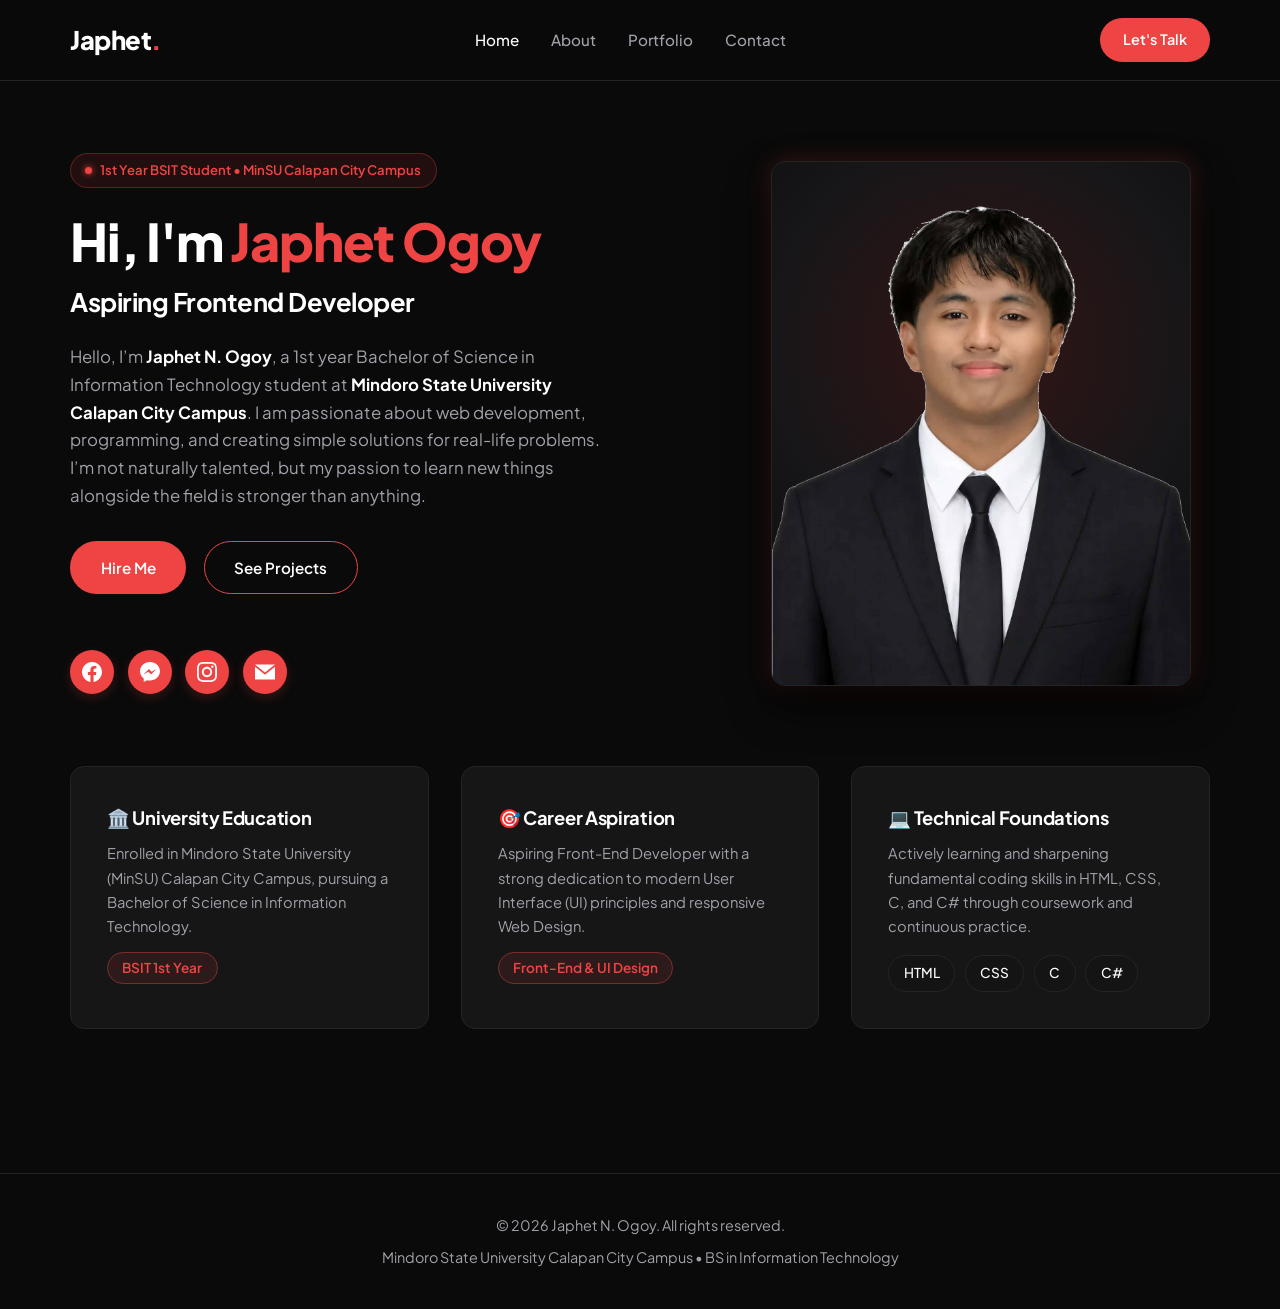
<file: index.html>
<!DOCTYPE html>
<html lang="en">
<head>
  <meta charset="UTF-8">
  <meta name="viewport" content="width=device-width, initial-scale=1.0">
  <title>Japhet Ogoy | Personal Portfolio</title>
  <!-- Stylesheet (Black, White, and Red Minimalist Theme based on Reference Design) -->
  <link rel="stylesheet" href="style.css">
  <link rel="preconnect" href="https://fonts.googleapis.com">
  <link rel="preconnect" href="https://fonts.gstatic.com" crossorigin>
  <link href="https://fonts.googleapis.com/css2?family=Plus+Jakarta+Sans:wght@400;500;600;700;800&display=swap" rel="stylesheet">
</head>
<body>

  <!-- ====================================================================
       1. NAVIGATION BAR (Replicating Reference Design Header)
       Logo on left, navigation links in center, pill button on right.
       ==================================================================== -->
  <header class="navbar">
    <div class="container nav-container">
      
      <!-- Logo: Japhet. with Red Dot -->
      <a href="index.html" class="logo">Japhet<span>.</span></a>

      <!-- Page Links -->
      <nav>
        <ul class="nav-menu">
          <li><a href="index.html" class="nav-link active">Home</a></li>
          <li><a href="about.html" class="nav-link">About</a></li>
          <li><a href="portfolio.html" class="nav-link">Portfolio</a></li>
          <li><a href="contact.html" class="nav-link">Contact</a></li>
        </ul>
      </nav>

      <!-- Right Action Button: "Let's Talk" Pill Button -->
      <a href="contact.html" class="nav-action-btn">Let's Talk</a>

    </div>
  </header>

  <!-- ====================================================================
       2. HERO SECTION (Matches Layout of Provided Reference Image)
       Left: Name, Role, Bio, Dual Pill Buttons, and Circular Social Icons
       Right: Portrait Photo Frame
       ==================================================================== -->
  <main>
    <section class="hero-section">
      <div class="container hero-grid">
        
        <!-- Left Column: Introduction & Call-to-Actions -->
        <div class="hero-content">
          
          <!-- Status Tag -->
          <div class="hero-badge">
            <span class="badge-dot"></span>
            1st Year BSIT Student • MinSU Calapan City Campus
          </div>

          <!-- Bold Heading (Hi, I'm Japhet Ogoy) -->
          <h1 class="hero-title">
            Hi, I'm <span class="highlight-red">Japhet Ogoy</span>
          </h1>

          <!-- Role Subtitle (Frontend Developer) -->
          <h2 class="hero-subtitle">Aspiring Frontend Developer</h2>

          <!-- Mini Biography & Personal Summary -->
          <p class="hero-desc">
            Hello, I’m <strong>Japhet N. Ogoy</strong>, a 1st year Bachelor of Science in Information Technology 
            student at <strong>Mindoro State University Calapan City Campus</strong>. I am passionate about 
            web development, programming, and creating simple solutions for real-life problems. 
            I’m not naturally talented, but my passion to learn new things alongside the field is stronger than anything.
          </p>

          <!-- Dual Pill Action Buttons (Hire Me / See Projects) -->
          <div class="hero-button-group">
            <a href="contact.html" class="btn-pill btn-pill-primary">Hire Me</a>
            <a href="portfolio.html" class="btn-pill btn-pill-outline">See Projects</a>
          </div>

          <!-- Circular Social Media Icons (Bottom Left, matching reference) -->
          <div class="hero-socials">
            <!-- Facebook -->
            <a href="https://www.facebook.com/share/1CLvF3HaTR/" target="_blank" rel="noopener noreferrer" class="social-circle" title="Facebook - Japet Ogoy" aria-label="Facebook">
              <svg viewBox="0 0 24 24"><path d="M24 12.073c0-6.627-5.373-12-12-12s-12 5.373-12 12c0 5.99 4.388 10.954 10.125 11.854v-8.385H7.078v-3.47h3.047V9.43c0-3.007 1.792-4.669 4.533-4.669 1.312 0 2.686.235 2.686.235v2.953H15.83c-1.491 0-1.956.925-1.956 1.874v2.25h3.328l-.532 3.47h-2.796v8.385C19.612 23.027 24 18.062 24 12.073z"/></svg>
            </a>

            <!-- Messenger -->
            <a href="https://www.messenger.com" target="_blank" rel="noopener noreferrer" class="social-circle" title="Messenger - Japet Ogoy" aria-label="Messenger">
              <svg viewBox="0 0 24 24"><path d="M12 0C5.373 0 0 4.974 0 11.111c0 3.498 1.744 6.614 4.469 8.654V24l4.088-2.242c1.092.302 2.246.464 3.443.464 6.627 0 12-4.975 12-11.111C24 4.974 18.627 0 12 0zm1.191 14.963l-3.055-3.26-5.963 3.26L10.73 8.35l3.13 3.259L19.748 8.35l-6.557 6.613z"/></svg>
            </a>

            <!-- Instagram -->
            <a href="https://instagram.com/inpt_japet" target="_blank" rel="noopener noreferrer" class="social-circle" title="Instagram - @inpt_japet" aria-label="Instagram">
              <svg viewBox="0 0 24 24"><path d="M12 2.163c3.204 0 3.584.012 4.85.07 3.252.148 4.771 1.691 4.919 4.919.058 1.265.069 1.645.069 4.849 0 3.205-.012 3.584-.069 4.849-.149 3.225-1.664 4.771-4.919 4.919-1.266.058-1.644.07-4.85.07-3.204 0-3.584-.012-4.849-.07-3.26-.149-4.771-1.699-4.919-4.92-.058-1.265-.07-1.644-.07-4.849 0-3.204.013-3.583.07-4.849.149-3.227 1.664-4.771 4.919-4.919 1.266-.057 1.645-.069 4.849-.069zm0-2.163c-3.259 0-3.667.014-4.947.072-4.358.2-6.78 2.618-6.98 6.98-.059 1.281-.073 1.689-.073 4.948 0 3.259.014 3.668.072 4.948.2 4.358 2.618 6.78 6.98 6.98 1.281.058 1.689.072 4.948.072 3.259 0 3.668-.014 4.948-.072 4.354-.2 6.782-2.618 6.979-6.98.059-1.28.073-1.689.073-4.948 0-3.259-.014-3.667-.072-4.947-.196-4.354-2.617-6.78-6.979-6.98-1.281-.059-1.69-.073-4.949-.073zm0 5.838c-3.403 0-6.162 2.759-6.162 6.162s2.759 6.163 6.162 6.163 6.162-2.759 6.162-6.163c0-3.403-2.759-6.162-6.162-6.162zm0 10.162c-2.209 0-4-1.79-4-4 0-2.209 1.791-4 4-4s4 1.791 4 4c0 2.21-1.791 4-4 4zm6.406-11.845c-.796 0-1.441.645-1.441 1.44s.645 1.44 1.441 1.44c.795 0 1.439-.645 1.439-1.44s-.644-1.44-1.439-1.44z"/></svg>
            </a>

            <!-- Email -->
            <a href="mailto:japhetogoy@gmail.com" class="social-circle" title="Email Japhet" aria-label="Email">
              <svg viewBox="0 0 24 24"><path d="M12 12.713l-11.985-9.713h23.97l-11.985 9.713zm0 2.574l-12-9.725v15.438h24v-15.438l-12 9.725z"/></svg>
            </a>
          </div>

        </div>

        <!-- Right Column: Portrait Photo Frame (Matches Reference Image) -->
        <div class="hero-image-wrapper">
          <div class="portrait-frame">
            <img src="japet.png" alt="Japhet N. Ogoy Portrait" id="profileImage">
          </div>
        </div>

      </div>
    </section>

    <!-- ====================================================================
         3. QUICK HIGHLIGHTS SECTION
         Summary cards highlighting university, goal, and programming foundation.
         ==================================================================== -->
    <section class="section" style="padding-top: 1rem;">
      <div class="container">
        <div class="grid-3">
          
          <!-- Education Highlight -->
          <div class="card">
            <h3 style="margin-bottom: 0.5rem; font-size: 1.15rem;">🏛️ University Education</h3>
            <p style="color: var(--text-muted); font-size: 0.92rem; margin-bottom: 1rem;">
              Enrolled in Mindoro State University (MinSU) Calapan City Campus, pursuing a Bachelor of Science in Information Technology.
            </p>
            <span class="tag tag-featured">BSIT 1st Year</span>
          </div>

          <!-- Career Focus Highlight -->
          <div class="card">
            <h3 style="margin-bottom: 0.5rem; font-size: 1.15rem;">🎯 Career Aspiration</h3>
            <p style="color: var(--text-muted); font-size: 0.92rem; margin-bottom: 1rem;">
              Aspiring Front-End Developer with a strong dedication to modern User Interface (UI) principles and responsive Web Design.
            </p>
            <span class="tag tag-featured">Front-End & UI Design</span>
          </div>

          <!-- Core Skills Highlight -->
          <div class="card">
            <h3 style="margin-bottom: 0.5rem; font-size: 1.15rem;">💻 Technical Foundations</h3>
            <p style="color: var(--text-muted); font-size: 0.92rem; margin-bottom: 1rem;">
              Actively learning and sharpening fundamental coding skills in HTML, CSS, C, and C# through coursework and continuous practice.
            </p>
            <div class="tag-list">
              <span class="tag">HTML</span>
              <span class="tag">CSS</span>
              <span class="tag">C</span>
              <span class="tag">C#</span>
            </div>
          </div>

        </div>
      </div>
    </section>
  </main>

  <!-- ====================================================================
       4. FOOTER
       ==================================================================== -->
  <footer class="footer">
    <div class="container footer-content">
      <p>&copy; 2026 Japhet N. Ogoy. All rights reserved.</p>
      <p class="footer-sub">Mindoro State University Calapan City Campus • BS in Information Technology</p>
    </div>
  </footer>

  <script src="script.js"></script>
</body>
</html>
</file>
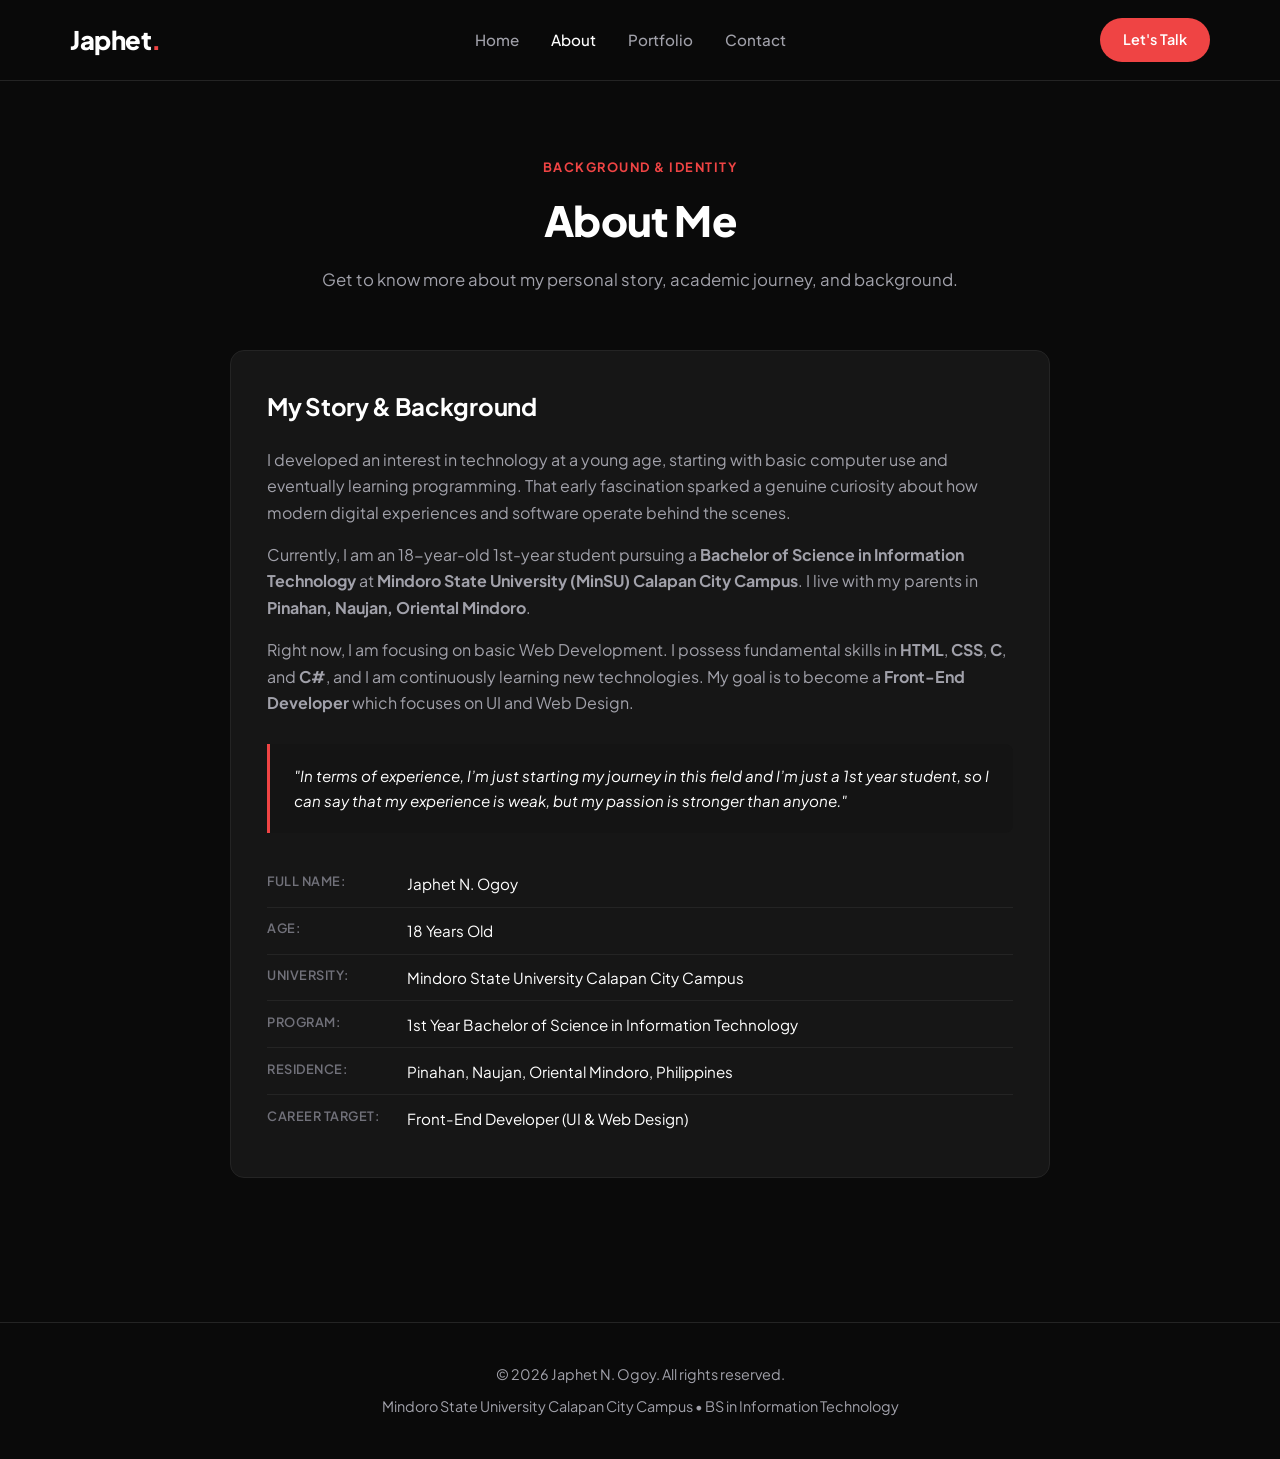
<file: about.html>
<!DOCTYPE html>
<html lang="en">
<head>
  <meta charset="UTF-8">
  <meta name="viewport" content="width=device-width, initial-scale=1.0">
  <title>Japhet Ogoy | About Me</title>
  <!-- Stylesheet (Black, White, and Red Minimalist Theme based on Reference Design) -->
  <link rel="stylesheet" href="style.css">
  <link rel="preconnect" href="https://fonts.googleapis.com">
  <link rel="preconnect" href="https://fonts.gstatic.com" crossorigin>
  <link href="https://fonts.googleapis.com/css2?family=Plus+Jakarta+Sans:wght@400;500;600;700;800&display=swap" rel="stylesheet">
</head>
<body>

  <!-- ====================================================================
       1. NAVIGATION BAR
       Header with logo, nav links, and "Let's Talk" action button.
       ==================================================================== -->
  <header class="navbar">
    <div class="container nav-container">
      
      <!-- Logo: Japhet. with Red Dot -->
      <a href="index.html" class="logo">Japhet<span>.</span></a>

      <!-- Page Links -->
      <nav>
        <ul class="nav-menu">
          <li><a href="index.html" class="nav-link">Home</a></li>
          <li><a href="about.html" class="nav-link active">About</a></li>
          <li><a href="portfolio.html" class="nav-link">Portfolio</a></li>
          <li><a href="contact.html" class="nav-link">Contact</a></li>
        </ul>
      </nav>

      <!-- Right Action Button: "Let's Talk" Pill Button -->
      <a href="contact.html" class="nav-action-btn">Let's Talk</a>

    </div>
  </header>

  <!-- ====================================================================
       2. MAIN CONTENT: ABOUT ME & SKILLS
       ==================================================================== -->
  <main>
    <section class="section">
      <div class="container">

        <!-- Page Header -->
        <div class="page-header">
          <span class="page-header-tag">Background & Identity</span>
          <h1>About Me</h1>
          <p>Get to know more about my personal story, academic journey, and background.</p>
        </div>

        <div style="max-width: 820px; margin: 0 auto;">
          
          <!-- Personal Biography & Journey Card -->
          <div class="card">
            <h2 style="margin-bottom: 1.25rem;">My Story & Background</h2>
            
            <p style="margin-bottom: 1rem;">
              I developed an interest in technology at a young age, starting with basic computer use 
              and eventually learning programming. That early fascination sparked a genuine curiosity 
              about how modern digital experiences and software operate behind the scenes.
            </p>

            <p style="margin-bottom: 1rem;">
              Currently, I am an 18-year-old 1st-year student pursuing a <strong>Bachelor of Science in Information Technology</strong> 
              at <strong>Mindoro State University (MinSU) Calapan City Campus</strong>. I live with my parents in 
              <strong>Pinahan, Naujan, Oriental Mindoro</strong>.
            </p>

            <p style="margin-bottom: 1.25rem;">
              Right now, I am focusing on basic Web Development. I possess fundamental skills in 
              <strong>HTML</strong>, <strong>CSS</strong>, <strong>C</strong>, and <strong>C#</strong>, and I am continuously 
              learning new technologies. My goal is to become a <strong>Front-End Developer</strong> which focuses on UI and Web Design.
            </p>

            <!-- Personal Philosophy Quote Box -->
            <div class="quote-box">
              <p>
                "In terms of experience, I’m just starting my journey in this field and I’m just a 1st year student, 
                so I can say that my experience is weak, but my passion is stronger than anyone."
              </p>
            </div>

            <!-- Quick Information Breakdown -->
            <ul class="info-list" style="margin-top: 1.5rem;">
              <li>
                <span class="info-label">Full Name:</span>
                <span class="info-value">Japhet N. Ogoy</span>
              </li>
              <li>
                <span class="info-label">Age:</span>
                <span class="info-value">18 Years Old</span>
              </li>
              <li>
                <span class="info-label">University:</span>
                <span class="info-value">Mindoro State University Calapan City Campus</span>
              </li>
              <li>
                <span class="info-label">Program:</span>
                <span class="info-value">1st Year Bachelor of Science in Information Technology</span>
              </li>
              <li>
                <span class="info-label">Residence:</span>
                <span class="info-value">Pinahan, Naujan, Oriental Mindoro, Philippines</span>
              </li>
              <li>
                <span class="info-label">Career Target:</span>
                <span class="info-value">Front-End Developer (UI & Web Design)</span>
              </li>
            </ul>
          </div>

        </div>

      </div>
    </section>
  </main>

  <!-- ====================================================================
       3. FOOTER
       ==================================================================== -->
  <footer class="footer">
    <div class="container footer-content">
      <p>&copy; 2026 Japhet N. Ogoy. All rights reserved.</p>
      <p class="footer-sub">Mindoro State University Calapan City Campus • BS in Information Technology</p>
    </div>
  </footer>

  <script src="script.js"></script>
</body>
</html>
</file>
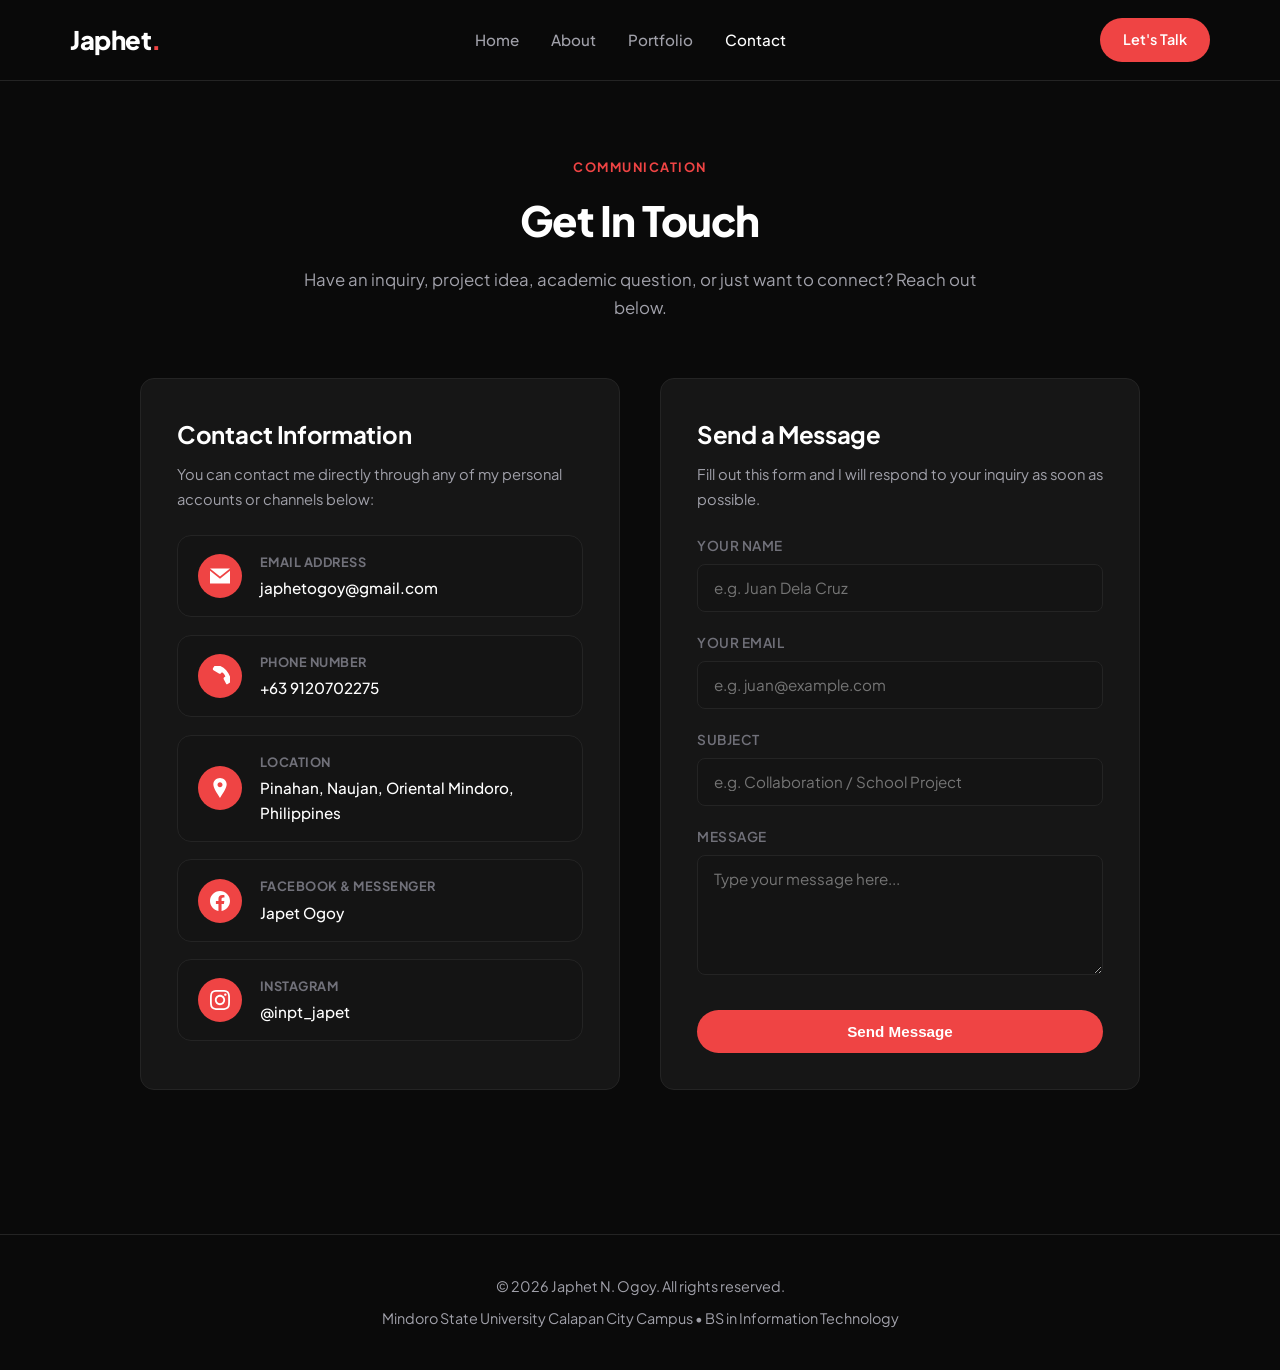
<file: contact.html>
<!DOCTYPE html>
<html lang="en">
<head>
  <meta charset="UTF-8">
  <meta name="viewport" content="width=device-width, initial-scale=1.0">
  <title>Japhet Ogoy | Contact Me</title>
  <!-- Stylesheet (Black, White, and Red Minimalist Theme based on Reference Design) -->
  <link rel="stylesheet" href="style.css">
  <link rel="preconnect" href="https://fonts.googleapis.com">
  <link rel="preconnect" href="https://fonts.gstatic.com" crossorigin>
  <link href="https://fonts.googleapis.com/css2?family=Plus+Jakarta+Sans:wght@400;500;600;700;800&display=swap" rel="stylesheet">
</head>
<body>

  <!-- ====================================================================
       1. NAVIGATION BAR
       Header with logo, nav links, and "Let's Talk" action button.
       ==================================================================== -->
  <header class="navbar">
    <div class="container nav-container">
      
      <!-- Logo: Japhet. with Red Dot -->
      <a href="index.html" class="logo">Japhet<span>.</span></a>

      <!-- Page Links -->
      <nav>
        <ul class="nav-menu">
          <li><a href="index.html" class="nav-link">Home</a></li>
          <li><a href="about.html" class="nav-link">About</a></li>
          <li><a href="portfolio.html" class="nav-link">Portfolio</a></li>
          <li><a href="contact.html" class="nav-link active">Contact</a></li>
        </ul>
      </nav>

      <!-- Right Action Button: "Let's Talk" Pill Button -->
      <a href="contact.html" class="nav-action-btn">Let's Talk</a>

    </div>
  </header>

  <!-- ====================================================================
       2. MAIN CONTENT: CONTACT INFORMATION & MESSAGE FORM
       ==================================================================== -->
  <main>
    <section class="section">
      <div class="container contact-wrapper">

        <!-- Page Header -->
        <div class="page-header">
          <span class="page-header-tag">Communication</span>
          <h1>Get In Touch</h1>
          <p>Have an inquiry, project idea, academic question, or just want to connect? Reach out below.</p>
        </div>

        <div class="grid-2">

          <!-- Left Column: Contact Channels & Social Information -->
          <div class="card">
            <h2 style="margin-bottom: 0.5rem;">Contact Information</h2>
            <p style="color: var(--text-muted); font-size: 0.92rem; margin-bottom: 1.5rem;">
              You can contact me directly through any of my personal accounts or channels below:
            </p>

            <div class="contact-channels">

              <!-- Email Channel -->
              <a href="mailto:japhetogoy@gmail.com" class="channel-item">
                <div class="channel-icon">
                  <svg viewBox="0 0 24 24"><path d="M12 12.713l-11.985-9.713h23.97l-11.985 9.713zm0 2.574l-12-9.725v15.438h24v-15.438l-12 9.725z"/></svg>
                </div>
                <div class="channel-meta">
                  <h4>Email Address</h4>
                  <p>japhetogoy@gmail.com</p>
                </div>
              </a>

              <!-- Phone Channel -->
              <a href="tel:+639120702275" class="channel-item">
                <div class="channel-icon">
                  <svg viewBox="0 0 24 24"><path d="M20 22.621l-3.521-6.795c-.429-.83-.178-1.855.59-2.392l1.378-.962c-.751-2.122-2.185-3.856-4.148-5.011l-1.121 1.252c-.628.701-1.688.851-2.483.355l-6.495-4.06c-.846-.529-1.077-1.646-.516-2.476l2.122-3.136c.524-.775 1.488-1.144 2.39-.916 9.07 2.298 15.751 9.689 17.07 19.006.131.921-.301 1.83-1.076 2.308l-2.915 1.79c-.394.242-.871.328-1.274.039z"/></svg>
                </div>
                <div class="channel-meta">
                  <h4>Phone Number</h4>
                  <p>+63 9120702275</p>
                </div>
              </a>

              <!-- Location Channel -->
              <div class="channel-item">
                <div class="channel-icon">
                  <svg viewBox="0 0 24 24"><path d="M12 0c-4.198 0-8 3.403-8 7.602 0 4.198 3.469 9.21 8 16.398 4.531-7.188 8-12.2 8-16.398 0-4.199-3.801-7.602-8-7.602zm0 11c-1.657 0-3-1.343-3-3s1.343-3 3-3 3 1.343 3 3-1.343 3-3 3z"/></svg>
                </div>
                <div class="channel-meta">
                  <h4>Location</h4>
                  <p>Pinahan, Naujan, Oriental Mindoro, Philippines</p>
                </div>
              </div>

              <!-- Facebook & Messenger Channel -->
              <a href="https://www.facebook.com/share/1CLvF3HaTR/" target="_blank" rel="noopener noreferrer" class="channel-item">
                <div class="channel-icon">
                  <svg viewBox="0 0 24 24"><path d="M24 12.073c0-6.627-5.373-12-12-12s-12 5.373-12 12c0 5.99 4.388 10.954 10.125 11.854v-8.385H7.078v-3.47h3.047V9.43c0-3.007 1.792-4.669 4.533-4.669 1.312 0 2.686.235 2.686.235v2.953H15.83c-1.491 0-1.956.925-1.956 1.874v2.25h3.328l-.532 3.47h-2.796v8.385C19.612 23.027 24 18.062 24 12.073z"/></svg>
                </div>
                <div class="channel-meta">
                  <h4>Facebook & Messenger</h4>
                  <p>Japet Ogoy</p>
                </div>
              </a>

              <!-- Instagram Channel -->
              <a href="https://instagram.com/inpt_japet" target="_blank" rel="noopener noreferrer" class="channel-item">
                <div class="channel-icon">
                  <svg viewBox="0 0 24 24"><path d="M12 2.163c3.204 0 3.584.012 4.85.07 3.252.148 4.771 1.691 4.919 4.919.058 1.265.069 1.645.069 4.849 0 3.205-.012 3.584-.069 4.849-.149 3.225-1.664 4.771-4.919 4.919-1.266.058-1.644.07-4.85.07-3.204 0-3.584-.012-4.849-.07-3.26-.149-4.771-1.699-4.919-4.92-.058-1.265-.07-1.644-.07-4.849 0-3.204.013-3.583.07-4.849.149-3.227 1.664-4.771 4.919-4.919 1.266-.057 1.645-.069 4.849-.069zm0-2.163c-3.259 0-3.667.014-4.947.072-4.358.2-6.78 2.618-6.98 6.98-.059 1.281-.073 1.689-.073 4.948 0 3.259.014 3.668.072 4.948.2 4.358 2.618 6.78 6.98 6.98 1.281.058 1.689.072 4.948.072 3.259 0 3.668-.014 4.948-.072 4.354-.2 6.782-2.618 6.979-6.98.059-1.28.073-1.689.073-4.948 0-3.259-.014-3.667-.072-4.947-.196-4.354-2.617-6.78-6.979-6.98-1.281-.059-1.69-.073-4.949-.073zm0 5.838c-3.403 0-6.162 2.759-6.162 6.162s2.759 6.163 6.162 6.163 6.162-2.759 6.162-6.163c0-3.403-2.759-6.162-6.162-6.162zm0 10.162c-2.209 0-4-1.79-4-4 0-2.209 1.791-4 4-4s4 1.791 4 4c0 2.21-1.791 4-4 4zm6.406-11.845c-.796 0-1.441.645-1.441 1.44s.645 1.44 1.441 1.44c.795 0 1.439-.645 1.439-1.44s-.644-1.44-1.439-1.44z"/></svg>
                </div>
                <div class="channel-meta">
                  <h4>Instagram</h4>
                  <p>@inpt_japet</p>
                </div>
              </a>

            </div>
          </div>

          <!-- Right Column: Minimalist Message Form -->
          <div class="card">
            <h2 style="margin-bottom: 0.5rem;">Send a Message</h2>
            <p style="color: var(--text-muted); font-size: 0.92rem; margin-bottom: 1.5rem;">
              Fill out this form and I will respond to your inquiry as soon as possible.
            </p>

            <!-- Interactive Contact Form -->
            <form id="contactForm" action="https://formsubmit.co/japhetogoy@gmail.com" method="POST">
              <!-- FormSubmit Configuration for Direct Delivery to Japhet's Gmail -->
              <input type="hidden" name="_captcha" value="false">
              <input type="hidden" name="_template" value="table">
              <input type="hidden" name="_subject" id="hiddenSubject" value="New Portfolio Message from Website">

              <!-- Full Name -->
              <div class="form-group">
                <label for="name">Your Name</label>
                <input type="text" id="name" name="name" class="form-input" placeholder="e.g. Juan Dela Cruz" required>
              </div>

              <!-- Email Address -->
              <div class="form-group">
                <label for="email">Your Email</label>
                <input type="email" id="email" name="email" class="form-input" placeholder="e.g. juan@example.com" required>
              </div>

              <!-- Subject -->
              <div class="form-group">
                <label for="subject">Subject</label>
                <input type="text" id="subject" name="subject" class="form-input" placeholder="e.g. Collaboration / School Project" required>
              </div>

              <!-- Message -->
              <div class="form-group">
                <label for="message">Message</label>
                <textarea id="message" name="message" class="form-textarea" placeholder="Type your message here..." required></textarea>
              </div>

              <!-- Pill Submit Button -->
              <button type="submit" id="submitBtn" class="btn-pill btn-pill-primary" style="width: 100%; border: none; margin-top: 0.5rem;">
                <span id="btnText">Send Message</span>
              </button>
            </form>

            <!-- Success Feedback Box (Displayed after sending) -->
            <div id="formSuccess" class="form-success-card">
              <div class="success-icon">✓</div>
              <h3 style="color: var(--text-white); margin-bottom: 0.5rem;">Message Sent Successfully!</h3>
              <p style="color: var(--text-muted); font-size: 0.95rem;">
                Thank you, <strong id="successSenderName" style="color: var(--text-white);"></strong>! Your message has been sent to Japhet Ogoy (<strong style="color: var(--accent-red);">japhetogoy@gmail.com</strong>).
              </p>
              <div class="success-summary">
                <p><strong>Subject:</strong> <span id="successSubject"></span></p>
                <p style="margin-top: 4px;"><strong>Recipient:</strong> japhetogoy@gmail.com</p>
                <p style="margin-top: 4px;"><strong>Status:</strong> Delivered</p>
              </div>
              <button type="button" id="resetFormBtn" class="btn-pill btn-pill-outline" style="font-size: 0.85rem; padding: 0.5rem 1.25rem;">
                Send Another Message
              </button>
            </div>
          </div>

        </div>

      </div>
    </section>
  </main>

  <!-- ====================================================================
       3. FOOTER
       ==================================================================== -->
  <footer class="footer">
    <div class="container footer-content">
      <p>&copy; 2026 Japhet N. Ogoy. All rights reserved.</p>
      <p class="footer-sub">Mindoro State University Calapan City Campus • BS in Information Technology</p>
    </div>
  </footer>

  <!-- Interactive JavaScript for Contact Form & Auto-fill -->
  <script src="script.js"></script>
</body>
</html>
</file>
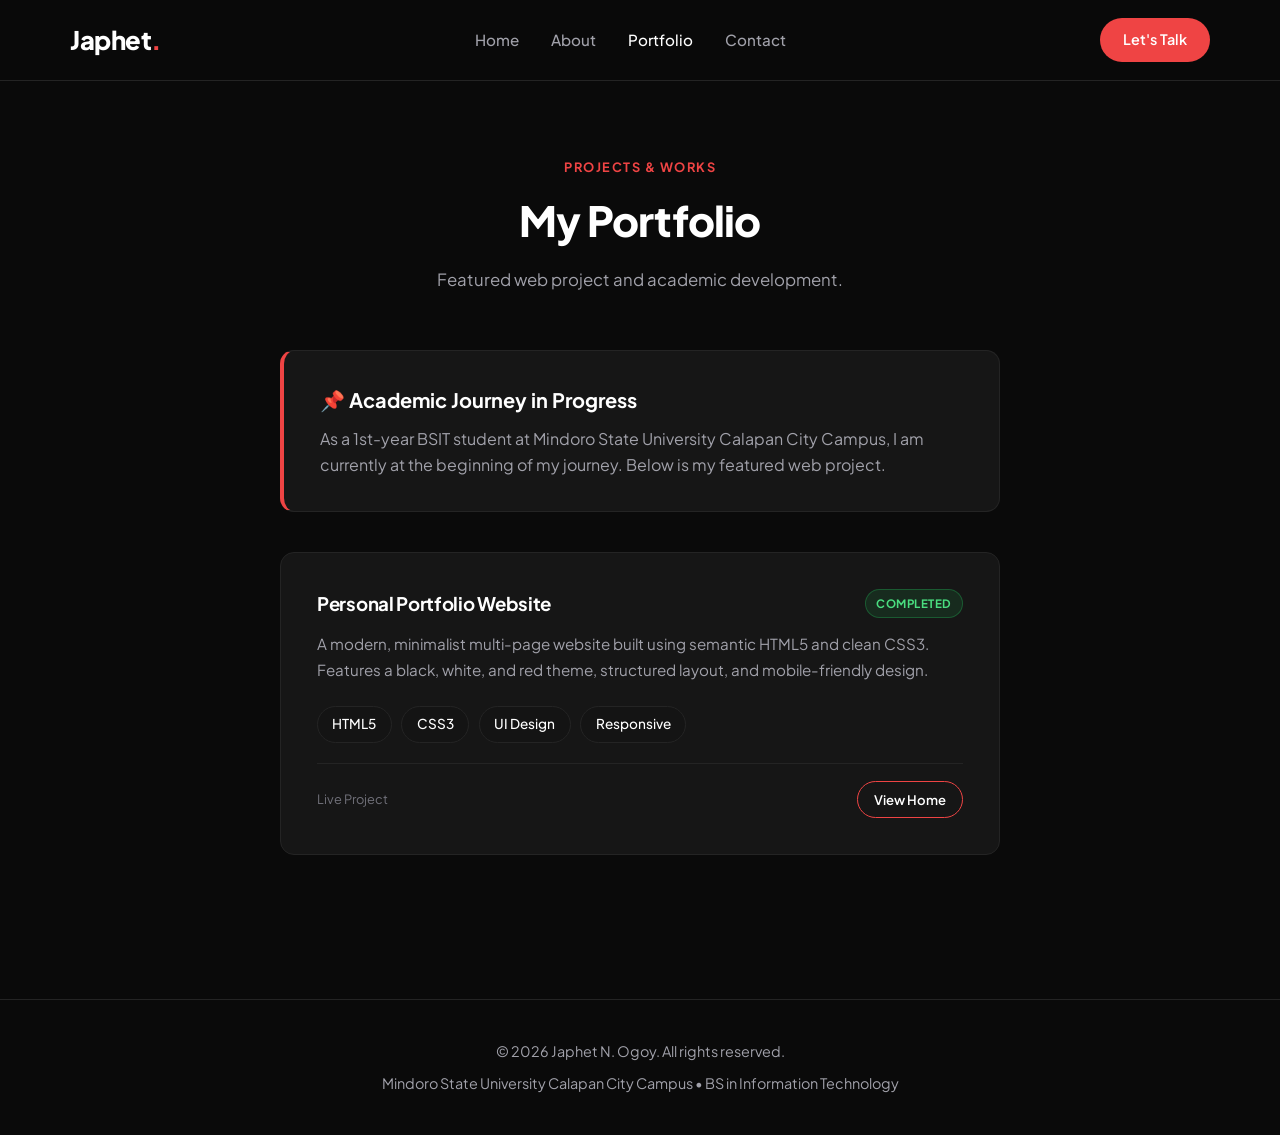
<file: portfolio.html>
<!DOCTYPE html>
<html lang="en">
<head>
  <meta charset="UTF-8">
  <meta name="viewport" content="width=device-width, initial-scale=1.0">
  <title>Japhet Ogoy | Portfolio</title>
  <!-- Stylesheet (Black, White, and Red Minimalist Theme based on Reference Design) -->
  <link rel="stylesheet" href="style.css">
  <link rel="preconnect" href="https://fonts.googleapis.com">
  <link rel="preconnect" href="https://fonts.gstatic.com" crossorigin>
  <link href="https://fonts.googleapis.com/css2?family=Plus+Jakarta+Sans:wght@400;500;600;700;800&display=swap" rel="stylesheet">
</head>
<body>

  <!-- ====================================================================
       1. NAVIGATION BAR
       Header with logo, nav links, and "Let's Talk" action button.
       ==================================================================== -->
  <header class="navbar">
    <div class="container nav-container">
      
      <!-- Logo: <Japhet Porfolio>. -->
      <a href="index.html" class="logo">Japhet<span>.</span></a>

      <!-- Page Links -->
      <nav>
        <ul class="nav-menu">
          <li><a href="index.html" class="nav-link">Home</a></li>
          <li><a href="about.html" class="nav-link">About</a></li>
          <li><a href="portfolio.html" class="nav-link active">Portfolio</a></li>
          <li><a href="contact.html" class="nav-link">Contact</a></li>
        </ul>
      </nav>

      <!-- Right Action Button: "Let's Talk" Pill Button -->
      <a href="contact.html" class="nav-action-btn">Let's Talk</a>

    </div>
  </header>

  <!-- ====================================================================
       2. MAIN CONTENT: PORTFOLIO & PROJECTS
       ==================================================================== -->
  <main>
    <section class="section">
      <div class="container">

        <!-- Page Header -->
        <div class="page-header">
          <span class="page-header-tag">Projects & Works</span>
          <h1>My Portfolio</h1>
          <p>Featured web project and academic development.</p>
        </div>

        <!-- Professional Academic Notice -->
        <div class="portfolio-notice" style="max-width: 720px; margin: 0 auto 2.5rem;">
          <h3>📌 Academic Journey in Progress</h3>
          <p>
            As a 1st-year BSIT student at Mindoro State University Calapan City Campus, 
            I am currently at the beginning of my journey. Below is my featured web project.
          </p>
        </div>

        <!-- Project Card Container -->
        <div style="max-width: 720px; margin: 0 auto;">

          <!-- PROJECT 1: Personal Portfolio Website -->
          <div class="card project-card">
            <div>
              <div class="project-card-header">
                <h3>Personal Portfolio Website</h3>
                <span class="project-badge active">Completed</span>
              </div>
              <p>
                A modern, minimalist multi-page website built using semantic HTML5 and clean CSS3. 
                Features a black, white, and red theme, structured layout, and mobile-friendly design.
              </p>
              <div class="tag-list">
                <span class="tag">HTML5</span>
                <span class="tag">CSS3</span>
                <span class="tag">UI Design</span>
                <span class="tag">Responsive</span>
              </div>
            </div>
            <div class="project-card-footer">
              <span style="font-size: 0.8rem; color: var(--text-dim);">Live Project</span>
              <a href="index.html" class="btn-pill btn-pill-outline" style="padding: 0.4rem 1rem; font-size: 0.82rem;">View Home</a>
            </div>
          </div>

        </div>

      </div>
    </section>
  </main>

  <!-- ====================================================================
       3. FOOTER
       ==================================================================== -->
  <footer class="footer">
    <div class="container footer-content">
      <p>&copy; 2026 Japhet N. Ogoy. All rights reserved.</p>
      <p class="footer-sub">Mindoro State University Calapan City Campus • BS in Information Technology</p>
    </div>
  </footer>

</body>
</html>
</file>
<file: style.css>
/* ==========================================================================
   PORTFOLIO WEBSITE STYLESHEET
   Owner: Japhet N. Ogoy (1st Year BSIT, Mindoro State University)
   Design Basis: Modern Minimalist Layout with Pill Buttons & Social Badges
   Color Palette: Deep Black (#0a0a0a), Pure White (#ffffff), Crimson Red (#ef4444)
   ========================================================================== */

/* --------------------------------------------------------------------------
   1. CSS VARIABLES (Colors, Spacing & Typography)
   -------------------------------------------------------------------------- */
:root {
  /* Core Colors */
  --bg-primary: #0a0a0a;             /* Pure dark background */
  --bg-secondary: #141414;           /* Slightly lighter dark surface */
  --bg-card: #161616;                /* Card background */
  --border-subtle: #242424;          /* Minimalist dark border */
  --border-focus: #ef4444;           /* Red border on focus/hover */
  
  /* Text Colors */
  --text-white: #ffffff;             /* Pure white headings */
  --text-muted: #a1a1aa;             /* Clean readable body text */
  --text-dim: #71717a;               /* Subtle secondary text */
  
  /* Accent Red */
  --accent-red: #ef4444;             /* Vibrant crimson red accent */
  --accent-red-hover: #dc2626;       /* Deeper red on button hover */
  --accent-red-glow: rgba(239, 68, 68, 0.22);
  --accent-red-light: rgba(239, 68, 68, 0.1);

  /* Fonts & Radius */
  --font-family: 'Plus Jakarta Sans', 'Inter', -apple-system, BlinkMacSystemFont, "Segoe UI", Roboto, sans-serif;
  --radius-pill: 9999px;             /* Pill shape matching reference UI */
  --radius-card: 14px;
  --radius-sm: 8px;

  --transition: all 0.25s cubic-bezier(0.16, 1, 0.3, 1);
}

/* --------------------------------------------------------------------------
   2. GLOBAL RESET & BASE RULES
   -------------------------------------------------------------------------- */
* {
  margin: 0;
  padding: 0;
  box-sizing: border-box;
}

html {
  scroll-behavior: smooth;
}

body {
  font-family: var(--font-family);
  background-color: var(--bg-primary);
  color: var(--text-muted);
  line-height: 1.65;
  min-height: 100vh;
  display: flex;
  flex-direction: column;
  -webkit-font-smoothing: antialiased;
}

.container {
  width: 90%;
  max-width: 1140px;
  margin: 0 auto;
}

main {
  flex: 1;
}

/* --------------------------------------------------------------------------
   3. HEADER / NAVIGATION BAR (Matches reference layout)
   -------------------------------------------------------------------------- */
.navbar {
  background: rgba(10, 10, 10, 0.85);
  backdrop-filter: blur(14px);
  -webkit-backdrop-filter: blur(14px);
  border-bottom: 1px solid var(--border-subtle);
  position: sticky;
  top: 0;
  z-index: 100;
  padding: 1.1rem 0;
}

.nav-container {
  display: flex;
  align-items: center;
  justify-content: space-between;
}

/* Logo "Japhet." with red dot */
.logo {
  font-size: 1.6rem;
  font-weight: 800;
  color: var(--text-white);
  text-decoration: none;
  letter-spacing: -0.5px;
}

.logo span {
  color: var(--accent-red);
}

/* Navigation Links in Center */
.nav-menu {
  list-style: none;
  display: flex;
  align-items: center;
  gap: 2rem;
}

.nav-link {
  text-decoration: none;
  color: var(--text-muted);
  font-size: 0.95rem;
  font-weight: 500;
  transition: var(--transition);
}

.nav-link:hover,
.nav-link.active {
  color: var(--text-white);
}

/* Right-side "Let's Talk" pill button */
.nav-action-btn {
  background-color: var(--accent-red);
  color: var(--text-white);
  font-size: 0.9rem;
  font-weight: 600;
  text-decoration: none;
  padding: 0.65rem 1.45rem;
  border-radius: var(--radius-pill);
  transition: var(--transition);
}

.nav-action-btn:hover {
  background-color: var(--accent-red-hover);
  box-shadow: 0 0 16px var(--accent-red-glow);
  transform: translateY(-2px);
}

/* --------------------------------------------------------------------------
   4. HERO SECTION (Replicates the reference image structure)
   -------------------------------------------------------------------------- */
.hero-section {
  padding: 4.5rem 0 3.5rem;
  display: flex;
  align-items: center;
}

.hero-grid {
  display: grid;
  grid-template-columns: 1.15fr 0.85fr;
  align-items: center;
  gap: 4rem;
}

/* Left Hero Content */
.hero-content {
  display: flex;
  flex-direction: column;
}

.hero-badge {
  display: inline-flex;
  align-items: center;
  gap: 0.5rem;
  background: var(--accent-red-light);
  border: 1px solid rgba(239, 68, 68, 0.3);
  color: var(--accent-red);
  padding: 0.35rem 0.9rem;
  border-radius: var(--radius-pill);
  font-size: 0.82rem;
  font-weight: 600;
  width: fit-content;
  margin-bottom: 1.5rem;
}

.badge-dot {
  width: 7px;
  height: 7px;
  background-color: var(--accent-red);
  border-radius: 50%;
  box-shadow: 0 0 6px var(--accent-red);
}

.hero-title {
  font-size: 3.25rem;
  font-weight: 800;
  line-height: 1.15;
  color: var(--text-white);
  letter-spacing: -1.2px;
  margin-bottom: 0.6rem;
}

.hero-title .highlight-red {
  color: var(--accent-red);
}

.hero-subtitle {
  font-size: 1.6rem;
  font-weight: 700;
  color: var(--text-white);
  letter-spacing: -0.5px;
  margin-bottom: 1.25rem;
}

.hero-desc {
  font-size: 1.05rem;
  color: var(--text-muted);
  line-height: 1.65;
  margin-bottom: 2rem;
  max-width: 530px;
}

.hero-desc strong {
  color: var(--text-white);
}

/* Two Pill Buttons (Hire Me / See Projects) */
.hero-button-group {
  display: flex;
  align-items: center;
  gap: 1.1rem;
  margin-bottom: 3.5rem;
  flex-wrap: wrap;
}

.btn-pill {
  display: inline-flex;
  align-items: center;
  justify-content: center;
  padding: 0.8rem 1.85rem;
  font-size: 0.95rem;
  font-weight: 600;
  border-radius: var(--radius-pill);
  text-decoration: none;
  cursor: pointer;
  transition: var(--transition);
  border: 1.5px solid transparent;
}

.btn-pill-primary {
  background-color: var(--accent-red);
  color: var(--text-white);
}

.btn-pill-primary:hover {
  background-color: var(--accent-red-hover);
  box-shadow: 0 0 20px var(--accent-red-glow);
  transform: translateY(-2px);
}

.btn-pill-outline {
  background-color: transparent;
  border-color: var(--accent-red);
  color: var(--text-white);
}

.btn-pill-outline:hover {
  background-color: var(--accent-red-light);
  color: var(--accent-red);
  transform: translateY(-2px);
}

/* Social Media Circular Badges (Bottom Left, like reference) */
.hero-socials {
  display: flex;
  align-items: center;
  gap: 0.85rem;
}

.social-circle {
  width: 44px;
  height: 44px;
  border-radius: 50%;
  background: var(--accent-red);
  color: var(--text-white);
  display: flex;
  align-items: center;
  justify-content: center;
  text-decoration: none;
  font-size: 1.15rem;
  transition: var(--transition);
  box-shadow: 0 4px 12px rgba(239, 68, 68, 0.2);
}

.social-circle svg {
  width: 20px;
  height: 20px;
  fill: currentColor;
}

.social-circle:hover {
  transform: translateY(-3px) scale(1.08);
  box-shadow: 0 0 16px var(--accent-red-glow);
  background-color: var(--accent-red-hover);
}

/* Right Hero: Portrait Image Area */
.hero-image-wrapper {
  position: relative;
  display: flex;
  justify-content: center;
  align-items: center;
}

.portrait-frame {
  width: 100%;
  max-width: 420px;
  height: 525px;
  border-radius: var(--radius-card);
  overflow: hidden;
  position: relative;
  background: radial-gradient(circle at 50% 35%, rgba(239, 68, 68, 0.18) 0%, rgba(24, 24, 27, 0.85) 55%, rgba(10, 10, 10, 0.95) 100%);
  border: 1px solid var(--border-subtle);
  display: flex;
  align-items: flex-end;
  justify-content: center;
  box-shadow: 0 20px 40px rgba(0, 0, 0, 0.7), 0 0 25px var(--accent-red-glow);
  transition: var(--transition);
}

.portrait-frame:hover {
  border-color: rgba(239, 68, 68, 0.5);
  box-shadow: 0 25px 50px rgba(0, 0, 0, 0.8), 0 0 40px rgba(239, 68, 68, 0.35);
}

.portrait-frame img {
  width: 100%;
  height: 100%;
  object-fit: cover;
  object-position: top center;
  display: block;
}

.image-note-badge {
  position: absolute;
  bottom: 1.25rem;
  background: rgba(10, 10, 10, 0.85);
  backdrop-filter: blur(8px);
  border: 1px solid var(--border-subtle);
  padding: 0.45rem 1rem;
  border-radius: var(--radius-pill);
  font-size: 0.78rem;
  color: var(--text-white);
  display: flex;
  align-items: center;
  gap: 0.4rem;
}

/* --------------------------------------------------------------------------
   5. COMMON SECTION LAYOUTS (About, Portfolio, Contact)
   -------------------------------------------------------------------------- */
.section {
  padding: 4.5rem 0;
}

.page-header {
  text-align: center;
  max-width: 680px;
  margin: 0 auto 3.5rem;
}

.page-header-tag {
  display: inline-block;
  font-size: 0.8rem;
  font-weight: 700;
  text-transform: uppercase;
  letter-spacing: 1.5px;
  color: var(--accent-red);
  margin-bottom: 0.5rem;
}

.page-header h1 {
  font-size: 2.6rem;
  font-weight: 800;
  color: var(--text-white);
  letter-spacing: -0.8px;
  margin-bottom: 0.75rem;
}

.page-header p {
  color: var(--text-muted);
  font-size: 1.05rem;
}

/* Cards & Grid */
.card {
  background-color: var(--bg-card);
  border: 1px solid var(--border-subtle);
  border-radius: var(--radius-card);
  padding: 2.25rem;
  transition: var(--transition);
}

.card:hover {
  border-color: rgba(239, 68, 68, 0.35);
  box-shadow: 0 10px 25px rgba(0, 0, 0, 0.5);
}

.card h2, .card h3 {
  color: var(--text-white);
  letter-spacing: -0.3px;
}

.grid-2 {
  display: grid;
  grid-template-columns: repeat(2, 1fr);
  gap: 2.5rem;
}

.grid-3 {
  display: grid;
  grid-template-columns: repeat(auto-fit, minmax(310px, 1fr));
  gap: 2rem;
}

/* --------------------------------------------------------------------------
   6. ABOUT & SKILLS
   -------------------------------------------------------------------------- */
.quote-box {
  margin: 1.75rem 0;
  padding: 1.25rem 1.5rem;
  background: var(--bg-secondary);
  border-left: 3px solid var(--accent-red);
  border-radius: 0 var(--radius-sm) var(--radius-sm) 0;
}

.quote-box p {
  color: var(--text-white);
  font-style: italic;
  font-size: 0.95rem;
  line-height: 1.6;
}

.info-list {
  list-style: none;
  margin-top: 1.25rem;
}

.info-list li {
  display: flex;
  padding: 0.65rem 0;
  border-bottom: 1px solid var(--border-subtle);
  font-size: 0.95rem;
}

.info-list li:last-child {
  border-bottom: none;
}

.info-list .info-label {
  width: 140px;
  font-weight: 600;
  color: var(--text-dim);
  text-transform: uppercase;
  font-size: 0.8rem;
  letter-spacing: 0.5px;
  flex-shrink: 0;
}

.info-list .info-value {
  color: var(--text-white);
}

.skill-group {
  margin-bottom: 1.75rem;
}

.skill-group-title {
  display: flex;
  align-items: center;
  gap: 0.5rem;
  font-size: 0.95rem;
  font-weight: 700;
  text-transform: uppercase;
  letter-spacing: 0.5px;
  color: var(--text-white);
  margin-bottom: 0.75rem;
}

.skill-group-title .bullet {
  color: var(--accent-red);
}

.tag-list {
  display: flex;
  flex-wrap: wrap;
  gap: 0.6rem;
}

.tag {
  background-color: var(--bg-secondary);
  border: 1px solid var(--border-subtle);
  color: var(--text-white);
  font-size: 0.85rem;
  font-weight: 500;
  padding: 0.4rem 0.9rem;
  border-radius: var(--radius-pill);
  transition: var(--transition);
}

.tag:hover {
  border-color: var(--accent-red);
  color: var(--accent-red);
  background-color: var(--accent-red-light);
}

.tag-featured {
  border-color: rgba(239, 68, 68, 0.4);
  color: var(--accent-red);
  background-color: var(--accent-red-light);
  font-weight: 600;
}

/* --------------------------------------------------------------------------
   7. PORTFOLIO PAGE
   -------------------------------------------------------------------------- */
.portfolio-notice {
  background: var(--bg-card);
  border: 1px solid var(--border-subtle);
  border-left: 4px solid var(--accent-red);
  border-radius: var(--radius-card);
  padding: 2rem 2.25rem;
  margin-bottom: 2.5rem;
}

.portfolio-notice h3 {
  color: var(--text-white);
  font-size: 1.25rem;
  margin-bottom: 0.6rem;
}

.project-card {
  display: flex;
  flex-direction: column;
  justify-content: space-between;
}

.project-card-header {
  display: flex;
  justify-content: space-between;
  align-items: flex-start;
  margin-bottom: 0.75rem;
}

.project-badge {
  font-size: 0.72rem;
  font-weight: 700;
  text-transform: uppercase;
  letter-spacing: 0.5px;
  padding: 0.25rem 0.65rem;
  border-radius: var(--radius-pill);
  border: 1px solid var(--border-subtle);
}

.project-badge.active {
  background: rgba(34, 197, 94, 0.12);
  color: #4ade80;
  border-color: rgba(34, 197, 94, 0.3);
}

.project-badge.progress {
  background: var(--accent-red-light);
  color: var(--accent-red);
  border-color: rgba(239, 68, 68, 0.35);
}

.project-card p {
  color: var(--text-muted);
  font-size: 0.95rem;
  margin-bottom: 1.5rem;
  flex-grow: 1;
}

.project-card-footer {
  margin-top: 1.25rem;
  padding-top: 1.1rem;
  border-top: 1px solid var(--border-subtle);
  display: flex;
  justify-content: space-between;
  align-items: center;
}

/* --------------------------------------------------------------------------
   8. CONTACT PAGE & FORM
   -------------------------------------------------------------------------- */
.contact-wrapper {
  max-width: 1000px;
  margin: 0 auto;
}

.contact-channels {
  display: flex;
  flex-direction: column;
  gap: 1.1rem;
  margin-top: 1.5rem;
}

.channel-item {
  display: flex;
  align-items: center;
  gap: 1.1rem;
  padding: 1rem 1.25rem;
  background: var(--bg-secondary);
  border: 1px solid var(--border-subtle);
  border-radius: var(--radius-card);
  text-decoration: none;
  transition: var(--transition);
}

.channel-item:hover {
  border-color: var(--accent-red);
  transform: translateX(4px);
}

.channel-icon {
  width: 44px;
  height: 44px;
  border-radius: 50%;
  background: var(--accent-red);
  color: var(--text-white);
  display: flex;
  align-items: center;
  justify-content: center;
  font-size: 1.2rem;
  flex-shrink: 0;
}

.channel-icon svg {
  width: 20px;
  height: 20px;
  fill: currentColor;
}

.channel-meta h4 {
  font-size: 0.8rem;
  text-transform: uppercase;
  letter-spacing: 0.5px;
  color: var(--text-dim);
  margin-bottom: 2px;
}

.channel-meta p {
  color: var(--text-white);
  font-size: 0.95rem;
  font-weight: 500;
}

.form-group {
  margin-bottom: 1.25rem;
}

.form-group label {
  display: block;
  font-size: 0.85rem;
  font-weight: 600;
  text-transform: uppercase;
  letter-spacing: 0.5px;
  margin-bottom: 0.4rem;
  color: var(--text-dim);
}

.form-input,
.form-textarea {
  width: 100%;
  padding: 0.85rem 1rem;
  background: var(--bg-secondary);
  border: 1px solid var(--border-subtle);
  border-radius: var(--radius-sm);
  font-family: inherit;
  font-size: 0.95rem;
  color: var(--text-white);
  transition: var(--transition);
}

.form-input:focus,
.form-textarea:focus {
  outline: none;
  border-color: var(--accent-red);
  box-shadow: 0 0 0 3px var(--accent-red-glow);
}

.form-textarea {
  resize: vertical;
  min-height: 120px;
}

/* --------------------------------------------------------------------------
   9. FOOTER
   -------------------------------------------------------------------------- */
.footer {
  border-top: 1px solid var(--border-subtle);
  background: var(--bg-primary);
  padding: 2.5rem 0;
  margin-top: 4.5rem;
  text-align: center;
}

.footer-content {
  display: flex;
  flex-direction: column;
  gap: 0.5rem;
  align-items: center;
}

.footer p {
  color: var(--text-muted);
  font-size: 0.9rem;
}

.footer-sub {
  font-size: 0.8rem;
  color: var(--text-dim);
}

/* --------------------------------------------------------------------------
   10. RESPONSIVE DESIGN (Tablets & Mobile)
   -------------------------------------------------------------------------- */
@media (max-width: 900px) {
  .hero-grid {
    grid-template-columns: 1fr;
    text-align: center;
    gap: 3rem;
  }

  .hero-content {
    align-items: center;
  }

  .hero-desc {
    margin: 0 auto 2rem;
  }

  .hero-button-group {
    justify-content: center;
  }

  .hero-socials {
    justify-content: center;
  }

  .portrait-frame {
    max-width: 340px;
    height: 440px;
    margin: 0 auto;
  }

  .grid-2 {
    grid-template-columns: 1fr;
  }

  .nav-container {
    flex-wrap: wrap;
    gap: 1rem;
    justify-content: center;
  }

  .nav-menu {
    gap: 1.25rem;
  }
}

/* --------------------------------------------------------------------------
   11. FORM SUCCESS FEEDBACK & INTERACTIVE MODAL
   -------------------------------------------------------------------------- */
.form-success-card {
  display: none;
  background: var(--bg-secondary);
  border: 1px solid rgba(34, 197, 94, 0.4);
  border-radius: var(--radius-card);
  padding: 2.5rem 2rem;
  text-align: center;
  box-shadow: 0 10px 30px rgba(0, 0, 0, 0.5);
  animation: fadeIn 0.3s ease;
}

.success-icon {
  width: 56px;
  height: 56px;
  border-radius: 50%;
  background: rgba(34, 197, 94, 0.15);
  border: 1px solid #22c55e;
  color: #4ade80;
  display: flex;
  align-items: center;
  justify-content: center;
  font-size: 1.75rem;
  margin: 0 auto 1.25rem;
  box-shadow: 0 0 20px rgba(34, 197, 94, 0.2);
}

.success-summary {
  background: #18181b;
  border: 1px solid var(--border-subtle);
  border-radius: var(--radius-sm);
  padding: 1rem;
  margin: 1.25rem 0 1.5rem;
  font-size: 0.9rem;
  color: var(--text-muted);
  text-align: left;
}

.success-summary strong {
  color: var(--text-white);
}

/* Modal Overlay */
.modal-overlay {
  display: none;
  position: fixed;
  top: 0;
  left: 0;
  width: 100%;
  height: 100%;
  background: rgba(0, 0, 0, 0.82);
  backdrop-filter: blur(8px);
  -webkit-backdrop-filter: blur(8px);
  z-index: 1000;
  align-items: center;
  justify-content: center;
  padding: 1.5rem;
  animation: fadeIn 0.2s ease;
}

.modal-card {
  background: #141414;
  border: 1px solid var(--border-subtle);
  border-radius: var(--radius-card);
  max-width: 600px;
  width: 100%;
  padding: 2.25rem;
  position: relative;
  box-shadow: 0 25px 60px rgba(0, 0, 0, 0.9), 0 0 30px var(--accent-red-glow);
}

.modal-close-btn {
  position: absolute;
  top: 1.25rem;
  right: 1.25rem;
  background: #1f1f23;
  border: 1px solid var(--border-subtle);
  color: var(--text-muted);
  width: 36px;
  height: 36px;
  border-radius: 50%;
  display: flex;
  align-items: center;
  justify-content: center;
  cursor: pointer;
  font-size: 1.1rem;
  transition: var(--transition);
}

.modal-close-btn:hover {
  color: var(--text-white);
  border-color: var(--accent-red);
  background: var(--accent-red-light);
}

.modal-header {
  display: flex;
  align-items: center;
  gap: 1rem;
  margin-bottom: 1.25rem;
}

.modal-header h2 {
  font-size: 1.4rem;
  color: var(--text-white);
}

.modal-body p {
  color: var(--text-muted);
  font-size: 0.95rem;
  line-height: 1.6;
  margin-bottom: 1.25rem;
}

.modal-details-list {
  list-style: none;
  display: flex;
  flex-direction: column;
  gap: 0.65rem;
  margin-bottom: 2rem;
}

.modal-details-list li {
  position: relative;
  padding-left: 1.5rem;
  font-size: 0.92rem;
  color: var(--text-secondary);
}

.modal-details-list li::before {
  content: '▪';
  position: absolute;
  left: 0;
  color: var(--accent-red);
  font-size: 1.2rem;
  line-height: 1;
}

.modal-footer {
  display: flex;
  gap: 1rem;
  justify-content: flex-end;
  padding-top: 1.25rem;
  border-top: 1px solid var(--border-subtle);
}

@keyframes fadeIn {
  from { opacity: 0; transform: scale(0.97); }
  to { opacity: 1; transform: scale(1); }
}
</file>
